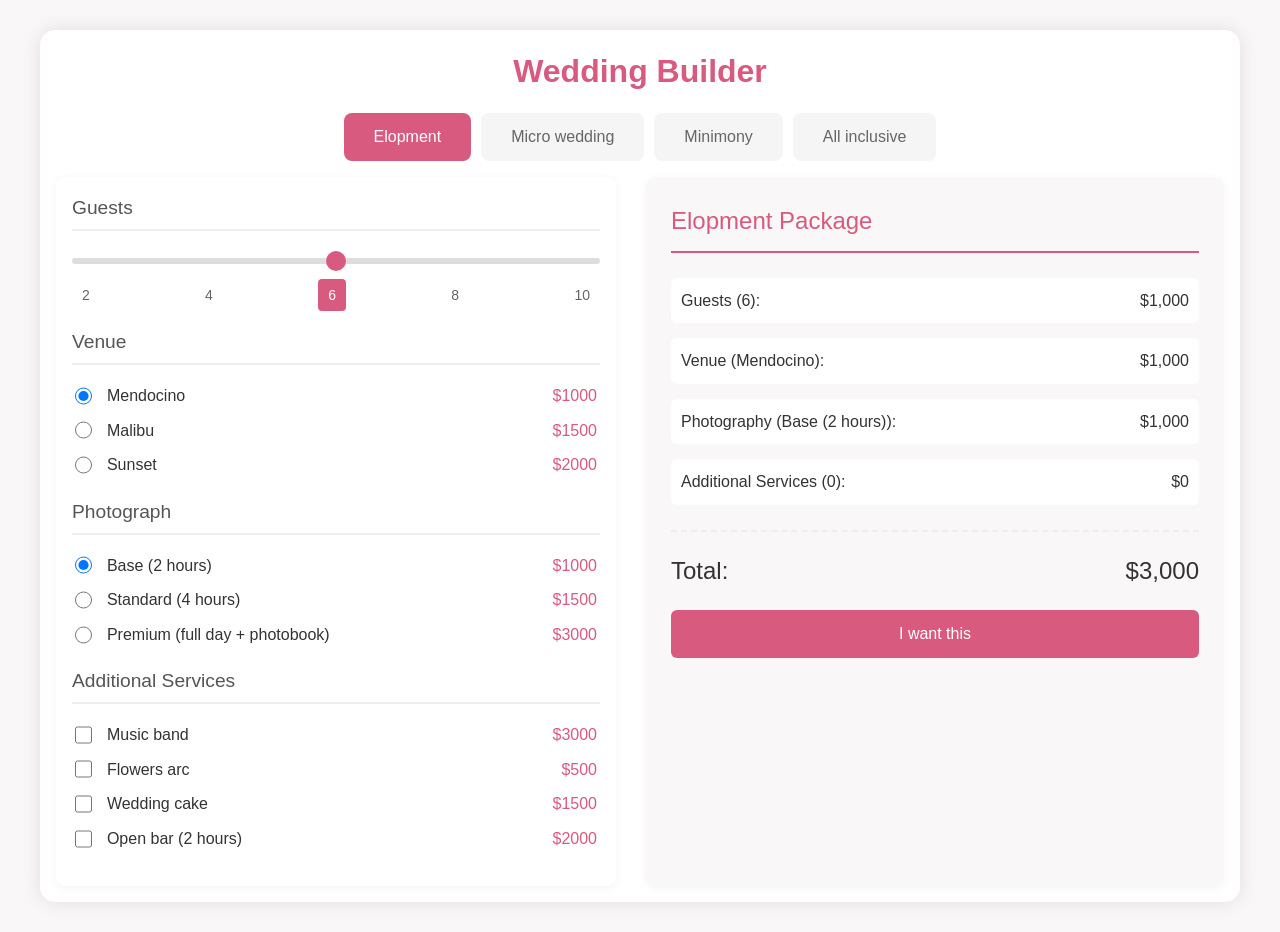
<file: index.html>
<!DOCTYPE html>
<html lang="ru">
<head>
    <meta charset="UTF-8">
    <meta name="viewport" content="width=device-width, initial-scale=1.0">
    <link rel="stylesheet" href="style.css">
    <title>Wedding Builder</title>
</head>
<body>
    <div class="container">
        <h1>Wedding Builder</h1>
        
        <div class="tabs">
            <button class="tab active" data-tab="elopment">Elopment</button>
            <button class="tab" data-tab="micro">Micro wedding</button>
            <button class="tab" data-tab="minimony">Minimony</button>
            <button class="tab" data-tab="all-inclusive">All inclusive</button>
        </div>
        
        <div class="tab-content active" id="elopment">
            <div class="services">
                <div class="service-group">
                    <h3>Guests</h3>
                    <div class="slider-container">
                        <input type="range" min="1" max="5" value="3" class="slider" id="guests-elopment">
                        <div class="slider-values">
                            <span class="slider-value" data-value="1" data-price="1000">2</span>
                            <span class="slider-value" data-value="2" data-price="1000">4</span>
                            <span class="slider-value active" data-value="3" data-price="1000">6</span>
                            <span class="slider-value" data-value="4" data-price="2000">8</span>
                            <span class="slider-value" data-value="5" data-price="3000">10</span>
                        </div>
                    </div>
                </div>
                
                <div class="service-group">
                    <h3>Venue</h3>
                    <div class="radio-group">
                        <div class="radio-option">
                            <input type="radio" name="venue-elopment" id="venue-park-elopment" value="park" data-price="1000" checked>
                            <label for="venue-park-elopment">
                                <span>Mendocino</span>
                                <span class="price">$1000</span>
                            </label>
                        </div>
                        <div class="radio-option">
                            <input type="radio" name="venue-elopment" id="venue-beach-elopment" value="beach" data-price="1500">
                            <label for="venue-beach-elopment">
                                <span>Malibu</span>
                                <span class="price">$1500</span>
                            </label>
                        </div>
                        <div class="radio-option">
                            <input type="radio" name="venue-elopment" id="venue-mansion-elopment" value="mansion" data-price="2000">
                            <label for="venue-mansion-elopment">
                                <span>Sunset</span>
                                <span class="price">$2000</span>
                            </label>
                        </div>
                    </div>
                </div>
                
                <div class="service-group">
                    <h3>Photograph</h3>
                    <div class="radio-group">
                        <div class="radio-option">
                            <input type="radio" name="photo-elopment" id="photo-basic-elopment" value="basic" data-price="1000" checked>
                            <label for="photo-basic-elopment">
                                <span>Base (2 hours)</span>
                                <span class="price">$1000</span>
                            </label>
                        </div>
                        <div class="radio-option">
                            <input type="radio" name="photo-elopment" id="photo-standard-elopment" value="standard" data-price="1500">
                            <label for="photo-standard-elopment">
                                <span>Standard (4 hours)</span>
                                <span class="price">$1500</span>
                            </label>
                        </div>
                        <div class="radio-option">
                            <input type="radio" name="photo-elopment" id="photo-premium-elopment" value="premium" data-price="3000">
                            <label for="photo-premium-elopment">
                                <span>Premium (full day + photobook)</span>
                                <span class="price">$3000</span>
                            </label>
                        </div>
                    </div>
                </div>
                
                <div class="service-group">
                    <h3>Additional Services</h3>
                    <div class="checkbox-group">
                        <div class="checkbox-option">
                            <input type="checkbox" id="music-elopment" data-price="3000">
                            <label for="music-elopment">
                                <span>Music band</span>
                                <span class="price">$3000</span>
                            </label>
                        </div>
                        <div class="checkbox-option">
                            <input type="checkbox" id="flowers-elopment" data-price="500">
                            <label for="flowers-elopment">
                                <span>Flowers arc</span>
                                <span class="price">$500</span>
                            </label>
                        </div>
                        <div class="checkbox-option">
                            <input type="checkbox" id="cake-elopment" data-price="1500">
                            <label for="cake-elopment">
                                <span>Wedding cake</span>
                                <span class="price">$1500</span>
                            </label>
                        </div>
                        <div class="checkbox-option">
                            <input type="checkbox" id="bar-elopment" data-price="2000">
                            <label for="bar-elopment">
                                <span>Open bar (2 hours)</span>
                                <span class="price">$2000</span>
                            </label>
                        </div>
                    </div>
                </div>
            </div>
            
            <div class="total">
                <h2>Elopment Package</h2>
                <div class="total-item guests">
                    <span class="total-label">Guests:</span>
                    <span class="total-value" id="guests-total-elopment">$1000</span>
                </div>
                <div class="total-item venue">
                    <span class="total-label">Venue:</span>
                    <span class="total-value" id="venue-total-elopment">$1000</span>
                </div>
                <div class="total-item photo">
                    <span class="total-label">Photography:</span>
                    <span class="total-value" id="photo-total-elopment">$1000</span>
                </div>
                <div class="total-item dop-services">
                    <span class="total-label">Additional Services:</span>
                    <span class="total-value" id="services-total-elopment">$0</span>
                </div>
                <div class="total-price">
                    <span>Total:</span>
                    <span id="elopment-total">$3000</span>
                </div>
                <button class="place-order-btn">I want this</button>
            </div>
        </div>
        
        <div class="tab-content" id="micro">
            <div class="services">
                <div class="service-group">
                    <h3>Guests</h3>
                    <div class="slider-container">
                        <input type="range" min="1" max="5" value="3" class="slider" id="guests-micro">
                        <div class="slider-values">
                            <span class="slider-value" data-value="1" data-price="2000">2</span>
                            <span class="slider-value" data-value="2" data-price="2000">4</span>
                            <span class="slider-value active" data-value="3" data-price="2000">6</span>
                            <span class="slider-value" data-value="4" data-price="4000">8</span>
                            <span class="slider-value" data-value="5" data-price="6000">10</span>
                        </div>
                    </div>
                </div>
                
                <div class="service-group">
                    <h3>Venue</h3>
                    <div class="radio-group">
                        <div class="radio-option">
                            <input type="radio" name="venue-micro" id="venue-park-micro" value="park" data-price="2000" checked>
                            <label for="venue-park-micro">
                                <span>Mendocino</span>
                                <span class="price">$2000</span>
                            </label>
                        </div>
                        <div class="radio-option">
                            <input type="radio" name="venue-micro" id="venue-beach-micro" value="beach" data-price="3000">
                            <label for="venue-beach-micro">
                                <span>Malibu</span>
                                <span class="price">$3000</span>
                            </label>
                        </div>
                        <div class="radio-option">
                            <input type="radio" name="venue-micro" id="venue-mansion-micro" value="mansion" data-price="4000">
                            <label for="venue-mansion-micro">
                                <span>Sunset</span>
                                <span class="price">$4000</span>
                            </label>
                        </div>
                    </div>
                </div>
                
                <div class="service-group">
                    <h3>Photograph</h3>
                    <div class="radio-group">
                        <div class="radio-option">
                            <input type="radio" name="photo-micro" id="photo-basic-micro" value="basic" data-price="2000" checked>
                            <label for="photo-basic-micro">
                                <span>Base (2 hours)</span>
                                <span class="price">$2000</span>
                            </label>
                        </div>
                        <div class="radio-option">
                            <input type="radio" name="photo-micro" id="photo-standard-micro" value="standard" data-price="3000">
                            <label for="photo-standard-micro">
                                <span>Standard (4 hours)</span>
                                <span class="price">$3000</span>
                            </label>
                        </div>
                        <div class="radio-option">
                            <input type="radio" name="photo-micro" id="photo-premium-micro" value="premium" data-price="6000">
                            <label for="photo-premium-micro">
                                <span>Premium (full day + photobook)</span>
                                <span class="price">$6000</span>
                            </label>
                        </div>
                    </div>
                </div>
                
                <div class="service-group">
                    <h3>Additional Services</h3>
                    <div class="checkbox-group">
                        <div class="checkbox-option">
                            <input type="checkbox" id="music-micro" data-price="6000">
                            <label for="music-micro">
                                <span>Music band</span>
                                <span class="price">$6000</span>
                            </label>
                        </div>
                        <div class="checkbox-option">
                            <input type="checkbox" id="flowers-micro" data-price="1000">
                            <label for="flowers-micro">
                                <span>Flowers arc</span>
                                <span class="price">$1000</span>
                            </label>
                        </div>
                        <div class="checkbox-option">
                            <input type="checkbox" id="cake-micro" data-price="3000">
                            <label for="cake-micro">
                                <span>Wedding cake</span>
                                <span class="price">$3000</span>
                            </label>
                        </div>
                        <div class="checkbox-option">
                            <input type="checkbox" id="bar-micro" data-price="4000">
                            <label for="bar-micro">
                                <span>Open bar (2 hours)</span>
                                <span class="price">$4000</span>
                            </label>
                        </div>
                    </div>
                </div>
            </div>
            
            <div class="total">
                <h2>Micro Wedding Package</h2>
                <div class="total-item guests">
                    <span class="total-label">Guests:</span>
                    <span class="total-value" id="guests-total-micro">$2000</span>
                </div>
                <div class="total-item venue">
                    <span class="total-label">Venue:</span>
                    <span class="total-value" id="venue-total-micro">$2000</span>
                </div>
                <div class="total-item photo">
                    <span class="total-label">Photography:</span>
                    <span class="total-value" id="photo-total-micro">$2000</span>
                </div>
                <div class="total-item dop-services">
                    <span class="total-label">Additional Services:</span>
                    <span class="total-value" id="services-total-micro">$0</span>
                </div>
                <div class="total-price">
                    <span>Total:</span>
                    <span id="micro-total">$6000</span>
                </div>
                <button class="place-order-btn">Place Order</button>
            </div>
        </div>
        
        <div class="tab-content" id="minimony">
            <div class="services">
                <div class="service-group">
                    <h3>Guests</h3>
                    <div class="slider-container">
                        <input type="range" min="1" max="5" value="3" class="slider" id="guests-minimony">
                        <div class="slider-values">
                            <span class="slider-value" data-value="1" data-price="3000">2</span>
                            <span class="slider-value" data-value="2" data-price="3000">4</span>
                            <span class="slider-value active" data-value="3" data-price="3000">6</span>
                            <span class="slider-value" data-value="4" data-price="6000">8</span>
                            <span class="slider-value" data-value="5" data-price="9000">10</span>
                        </div>
                    </div>
                </div>
                
                <div class="service-group">
                    <h3>Venue</h3>
                    <div class="radio-group">
                        <div class="radio-option">
                            <input type="radio" name="venue-minimony" id="venue-park-minimony" value="park" data-price="3000" checked>
                            <label for="venue-park-minimony">
                                <span>Mendocino</span>
                                <span class="price">$3000</span>
                            </label>
                        </div>
                        <div class="radio-option">
                            <input type="radio" name="venue-minimony" id="venue-beach-minimony" value="beach" data-price="4000">
                            <label for="venue-beach-minimony">
                                <span>Malibu</span>
                                <span class="price">$4000</span>
                            </label>
                        </div>
                        <div class="radio-option">
                            <input type="radio" name="venue-minimony" id="venue-mansion-minimony" value="mansion" data-price="5000">
                            <label for="venue-mansion-minimony">
                                <span>Sunset</span>
                                <span class="price">$5000</span>
                            </label>
                        </div>
                    </div>
                </div>
                
                <div class="service-group">
                    <h3>Photograph</h3>
                    <div class="radio-group">
                        <div class="radio-option">
                            <input type="radio" name="photo-minimony" id="photo-basic-minimony" value="basic" data-price="3000" checked>
                            <label for="photo-basic-minimony">
                                <span>Base (2 hours)</span>
                                <span class="price">$3000</span>
                            </label>
                        </div>
                        <div class="radio-option">
                            <input type="radio" name="photo-minimony" id="photo-standard-minimony" value="standard" data-price="4500">
                            <label for="photo-standard-minimony">
                                <span>Standard (4 hours)</span>
                                <span class="price">$4500</span>
                            </label>
                        </div>
                        <div class="radio-option">
                            <input type="radio" name="photo-minimony" id="photo-premium-minimony" value="premium" data-price="9000">
                            <label for="photo-premium-minimony">
                                <span>Premium (full day + photobook)</span>
                                <span class="price">$9000</span>
                            </label>
                        </div>
                    </div>
                </div>
                
                <div class="service-group">
                    <h3>Additional Services</h3>
                    <div class="checkbox-group">
                        <div class="checkbox-option">
                            <input type="checkbox" id="music-minimony" data-price="9000">
                            <label for="music-minimony">
                                <span>Music band</span>
                                <span class="price">$9000</span>
                            </label>
                        </div>
                        <div class="checkbox-option">
                            <input type="checkbox" id="flowers-minimony" data-price="1500">
                            <label for="flowers-minimony">
                                <span>Flowers arc</span>
                                <span class="price">$1500</span>
                            </label>
                        </div>
                        <div class="checkbox-option">
                            <input type="checkbox" id="cake-minimony" data-price="4500">
                            <label for="cake-minimony">
                                <span>Wedding cake</span>
                                <span class="price">$4500</span>
                            </label>
                        </div>
                        <div class="checkbox-option">
                            <input type="checkbox" id="bar-minimony" data-price="6000">
                            <label for="bar-minimony">
                                <span>Open bar (2 hours)</span>
                                <span class="price">$6000</span>
                            </label>
                        </div>
                    </div>
                </div>
            </div>
            
            <div class="total">
                <h2>Minimony Package</h2>
                <div class="total-item guests">
                    <span class="total-label">Guests:</span>
                    <span class="total-value" id="guests-total-minimony">$3000</span>
                </div>
                <div class="total-item venue">
                    <span class="total-label">Venue:</span>
                    <span class="total-value" id="venue-total-minimony">$3000</span>
                </div>
                <div class="total-item photo">
                    <span class="total-label">Photography:</span>
                    <span class="total-value" id="photo-total-minimony">$3000</span>
                </div>
                <div class="total-item dop-services">
                    <span class="total-label">Additional Services:</span>
                    <span class="total-value" id="services-total-minimony">$0</span>
                </div>
                <div class="total-price">
                    <span>Total:</span>
                    <span id="minimony-total">$9000</span>
                </div>
                <button class="place-order-btn">Place Order</button>
            </div>
        </div>
        
        <div class="tab-content" id="all-inclusive">
            <div class="services">
                <div class="service-group">
                    <h3>Guests</h3>
                    <div class="slider-container">
                        <input type="range" min="1" max="5" value="3" class="slider" id="guests-all-inclusive">
                        <div class="slider-values">
                            <span class="slider-value" data-value="1" data-price="4000">2</span>
                            <span class="slider-value" data-value="2" data-price="4000">4</span>
                            <span class="slider-value active" data-value="3" data-price="4000">6</span>
                            <span class="slider-value" data-value="4" data-price="8000">8</span>
                            <span class="slider-value" data-value="5" data-price="12000">10</span>
                        </div>
                    </div>
                </div>
                
                <div class="service-group">
                    <h3>Venue</h3>
                    <div class="radio-group">
                        <div class="radio-option">
                            <input type="radio" name="venue-all-inclusive" id="venue-park-all-inclusive" value="park" data-price="4000" checked>
                            <label for="venue-park-all-inclusive">
                                <span>Mendocino</span>
                                <span class="price">$4000</span>
                            </label>
                        </div>
                        <div class="radio-option">
                            <input type="radio" name="venue-all-inclusive" id="venue-beach-all-inclusive" value="beach" data-price="5000">
                            <label for="venue-beach-all-inclusive">
                                <span>Malibu</span>
                                <span class="price">$5000</span>
                            </label>
                        </div>
                        <div class="radio-option">
                            <input type="radio" name="venue-all-inclusive" id="venue-mansion-all-inclusive" value="mansion" data-price="6000">
                            <label for="venue-mansion-all-inclusive">
                                <span>Sunset</span>
                                <span class="price">$6000</span>
                            </label>
                        </div>
                    </div>
                </div>
                
                <div class="service-group">
                    <h3>Photograph</h3>
                    <div class="radio-group">
                        <div class="radio-option">
                            <input type="radio" name="photo-all-inclusive" id="photo-basic-all-inclusive" value="basic" data-price="4000" checked>
                            <label for="photo-basic-all-inclusive">
                                <span>Base (2 hours)</span>
                                <span class="price">$4000</span>
                            </label>
                        </div>
                        <div class="radio-option">
                            <input type="radio" name="photo-all-inclusive" id="photo-standard-all-inclusive" value="standard" data-price="6000">
                            <label for="photo-standard-all-inclusive">
                                <span>Standard (4 hours)</span>
                                <span class="price">$6000</span>
                            </label>
                        </div>
                        <div class="radio-option">
                            <input type="radio" name="photo-all-inclusive" id="photo-premium-all-inclusive" value="premium" data-price="12000">
                            <label for="photo-premium-all-inclusive">
                                <span>Premium (full day + photobook)</span>
                                <span class="price">$12000</span>
                            </label>
                        </div>
                    </div>
                </div>
                
                <div class="service-group">
                    <h3>Additional Services</h3>
                    <div class="checkbox-group">
                        <div class="checkbox-option">
                            <input type="checkbox" id="music-all-inclusive" data-price="12000">
                            <label for="music-all-inclusive">
                                <span>Music band</span>
                                <span class="price">$12000</span>
                            </label>
                        </div>
                        <div class="checkbox-option">
                            <input type="checkbox" id="flowers-all-inclusive" data-price="2000">
                            <label for="flowers-all-inclusive">
                                <span>Flowers arc</span>
                                <span class="price">$2000</span>
                            </label>
                        </div>
                        <div class="checkbox-option">
                            <input type="checkbox" id="cake-all-inclusive" data-price="6000">
                            <label for="cake-all-inclusive">
                                <span>Wedding cake</span>
                                <span class="price">$6000</span>
                            </label>
                        </div>
                        <div class="checkbox-option">
                            <input type="checkbox" id="bar-all-inclusive" data-price="8000">
                            <label for="bar-all-inclusive">
                                <span>Open bar (2 hours)</span>
                                <span class="price">$8000</span>
                            </label>
                        </div>
                    </div>
                </div>
            </div>
            
            <div class="total">
                <h2>All Inclusive Package</h2>
                <div class="total-item guests">
                    <span class="total-label">Guests:</span>
                    <span class="total-value" id="guests-total-all-inclusive">$4000</span>
                </div>
                <div class="total-item venue">
                    <span class="total-label">Venue:</span>
                    <span class="total-value" id="venue-total-all-inclusive">$4000</span>
                </div>
                <div class="total-item photo">
                    <span class="total-label">Photography:</span>
                    <span class="total-value" id="photo-total-all-inclusive">$4000</span>
                </div>
                <div class="total-item dop-services">
                    <span class="total-label">Additional Services:</span>
                    <span class="total-value" id="services-total-all-inclusive">$0</span>
                </div>
                <div class="total-price">
                    <span>Total:</span>
                    <span id="all-inclusive-total">$12000</span>
                </div>
                <button class="place-order-btn">Place Order</button>
            </div>
        </div>
        
        <div class="contact-form" style="display: none;">
            <div class="order-summary">
                <h2>Your Order Summary</h2>
                <div class="summary-package">
                    <span class="summary-label">Package:</span>
                    <span class="summary-value" id="summary-package">Elopment</span>
                </div>
                <div class="summary-details">
                    <div class="summary-item">
                        <span class="summary-label">Guests:</span>
                        <span class="summary-value" id="summary-guests">6</span>
                    </div>
                    <div class="summary-item">
                        <span class="summary-label">Venue:</span>
                        <span class="summary-value" id="summary-venue">Mendocino</span>
                    </div>
                    <div class="summary-item">
                        <span class="summary-label">Photography:</span>
                        <span class="summary-value" id="summary-photo">Base (2 hours)</span>
                    </div>
                    <div class="summary-item">
                        <span class="summary-label">Additional Services:</span>
                        <span class="summary-value" id="summary-services">None</span>
                    </div>
                </div>
                <div class="summary-total">
                    <button class="back-btn">Change package</button>
                    <div class="summary-total-wrapper">
                        <span class="summary-label">Total:</span>
                    <span class="summary-value" id="summary-total">$3000</span>
                    </div>
                </div>
            </div>
            <h2>Contact Information</h2>
            <form action="">
                <div class="fields-wrapper">
                    <div class="form-group">
                        <label for="name" style="display: none;">Name</label>
                        <input type="text" id="name" required placeholder="Your Name">
                    </div>
                    <div class="form-group">
                        <label for="phone" style="display: none;">Phone</label>
                        <input type="tel" id="phone" required placeholder="Your Phone">
                    </div>
                </div>
                <div class="fields-wrapper">
                    <div class="form-group">
                        <label for="email" style="display: none;">Email</label>
                        <input type="email" id="email" required placeholder="Your Email">
                    </div>
                    <div class="form-group">
                        <label for="date" style="display: none;">Wedding Date</label>
                        <input type="text" id="date" required placeholder="Wedding Date" onfocus="(this.type='date')" onblur="(this.type='text')">
                    </div>
                </div>
                <button class="submit-btn">Submit</button>
            </div>
        </div>
    </div>
    <script src="script.js"></script>
</body>
</html>
</file>
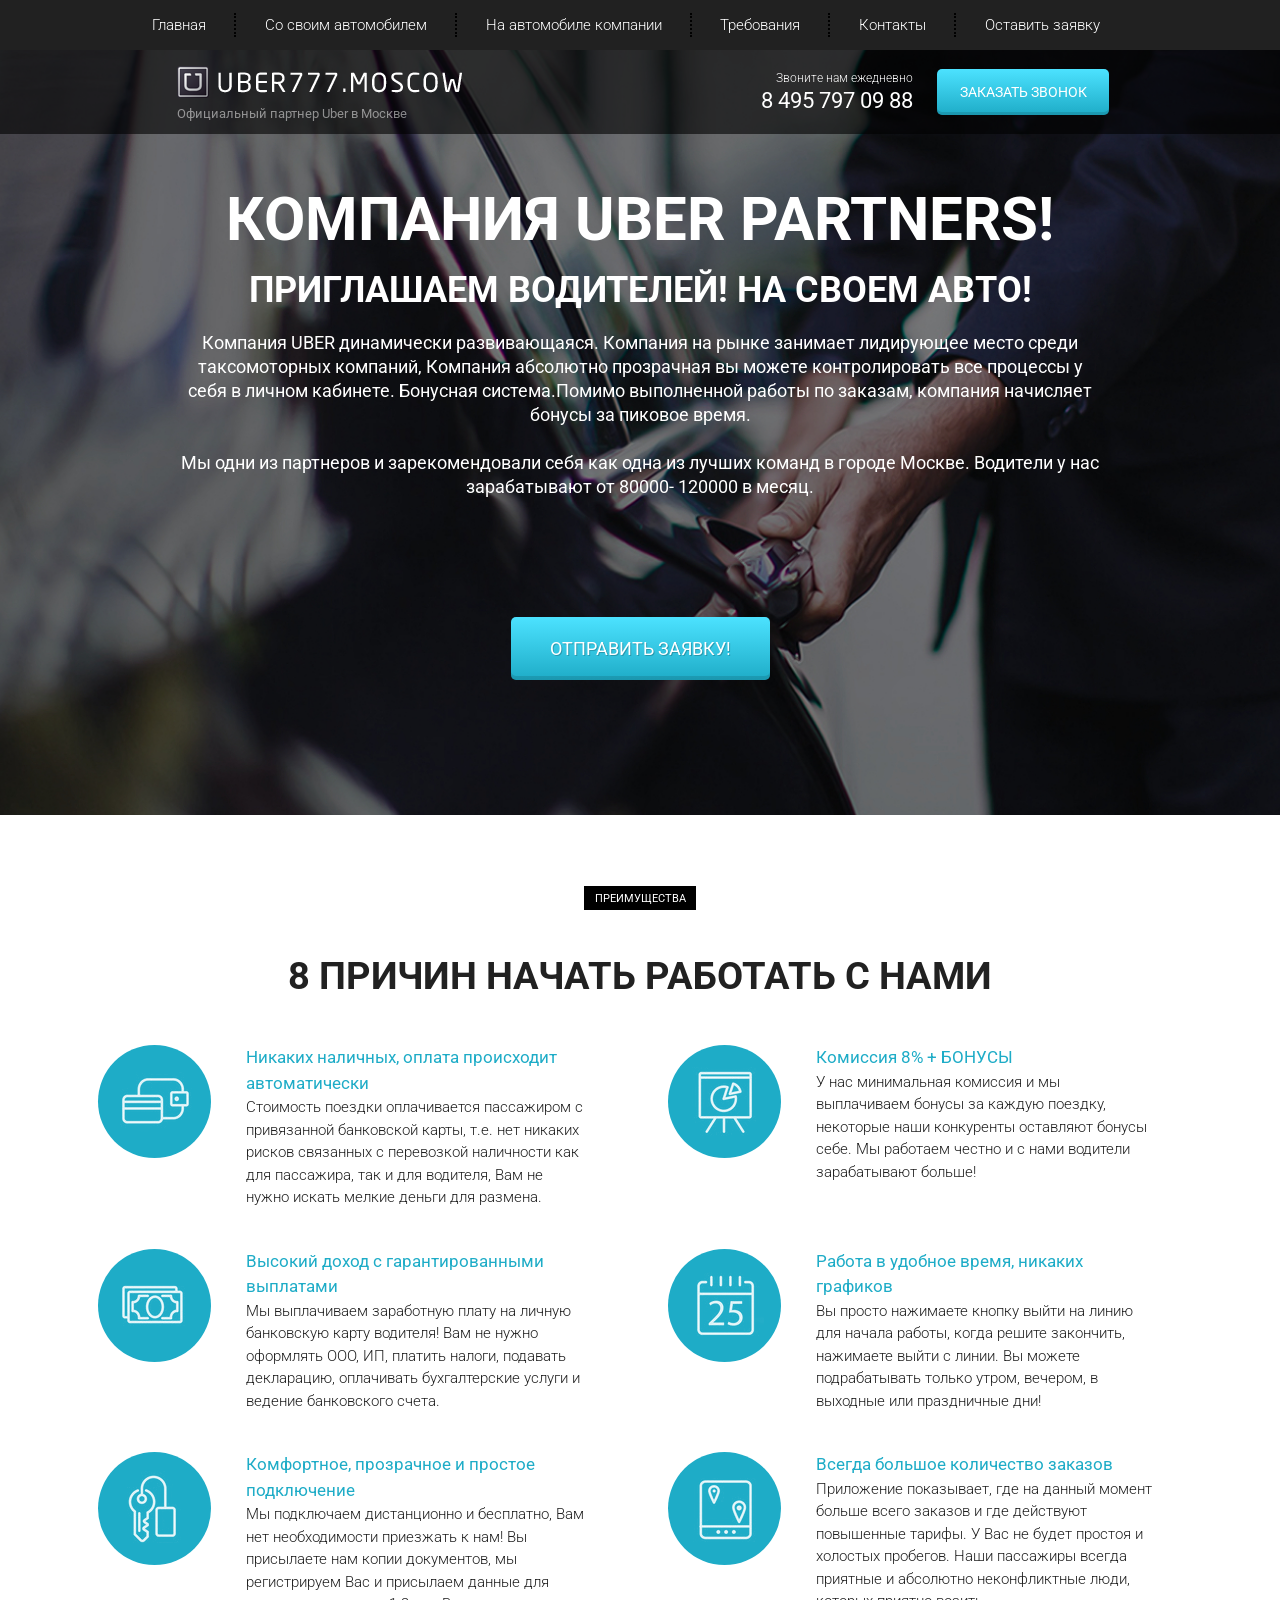
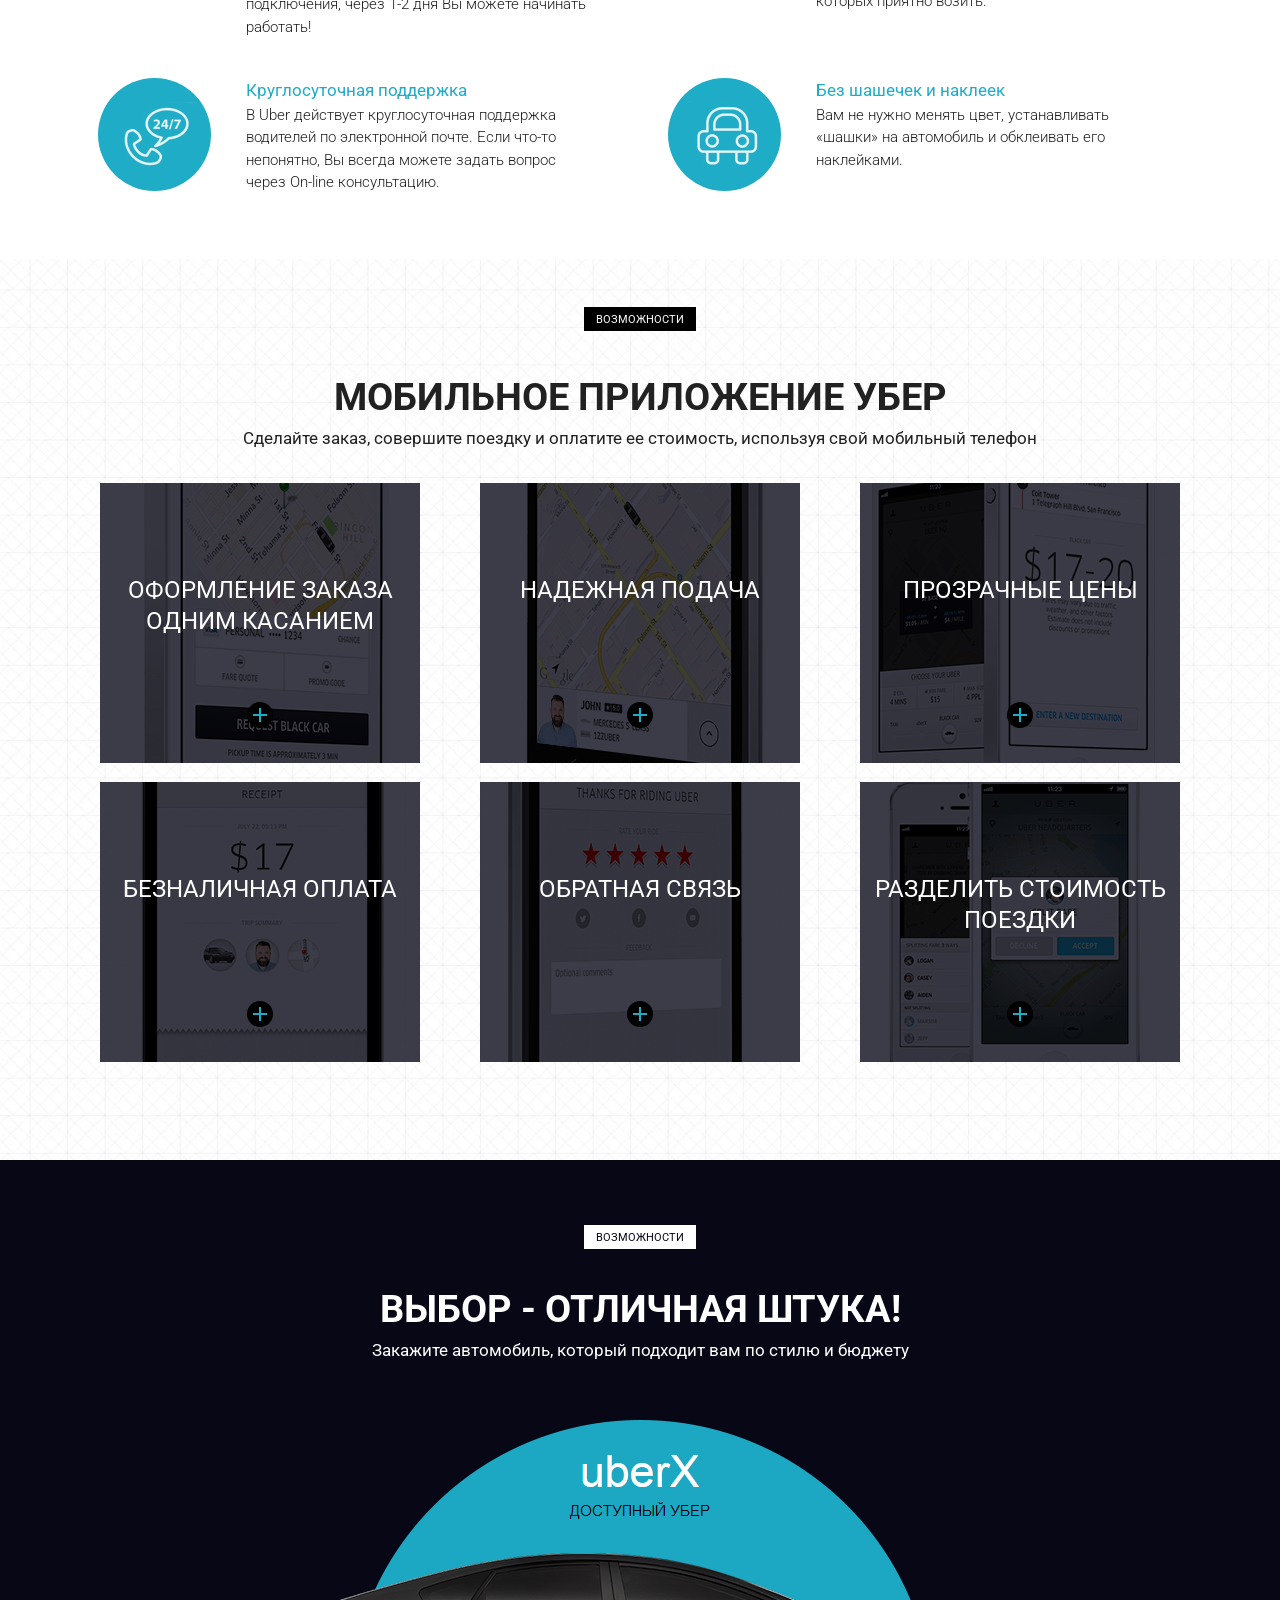
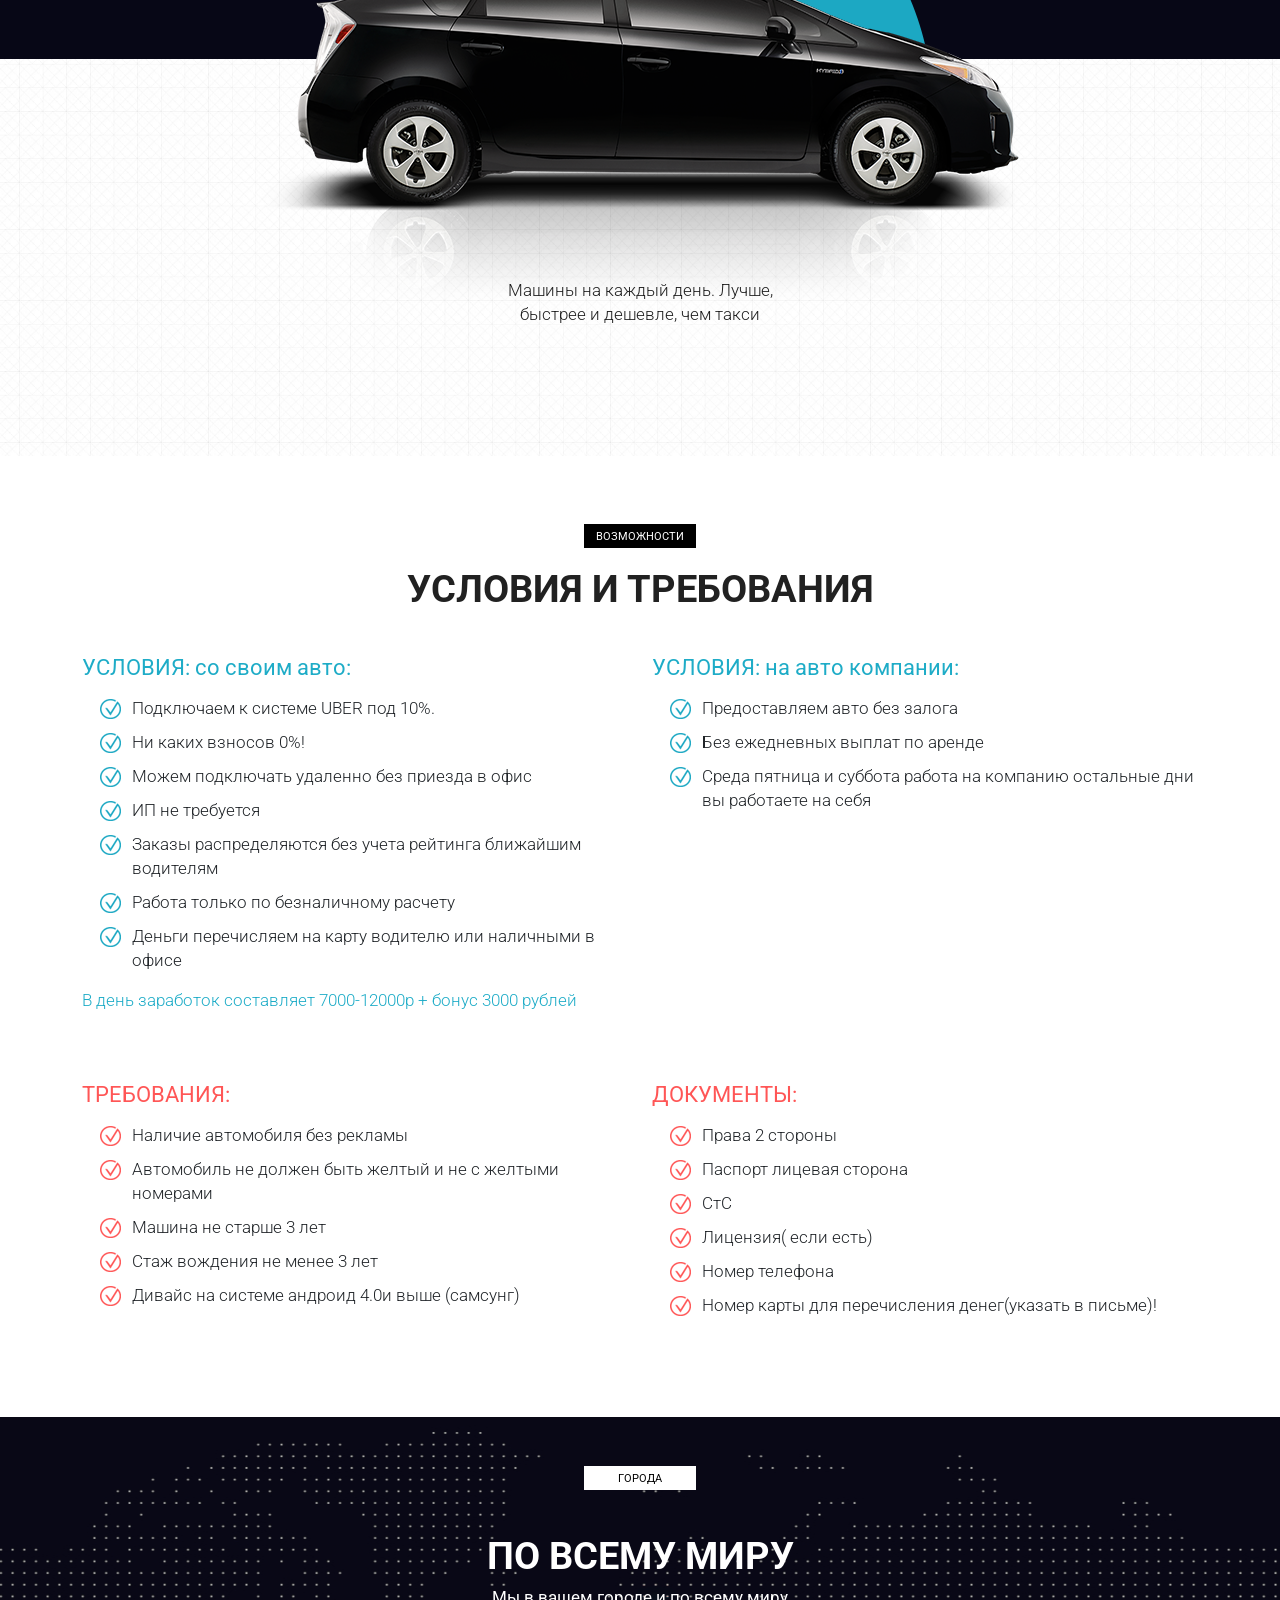
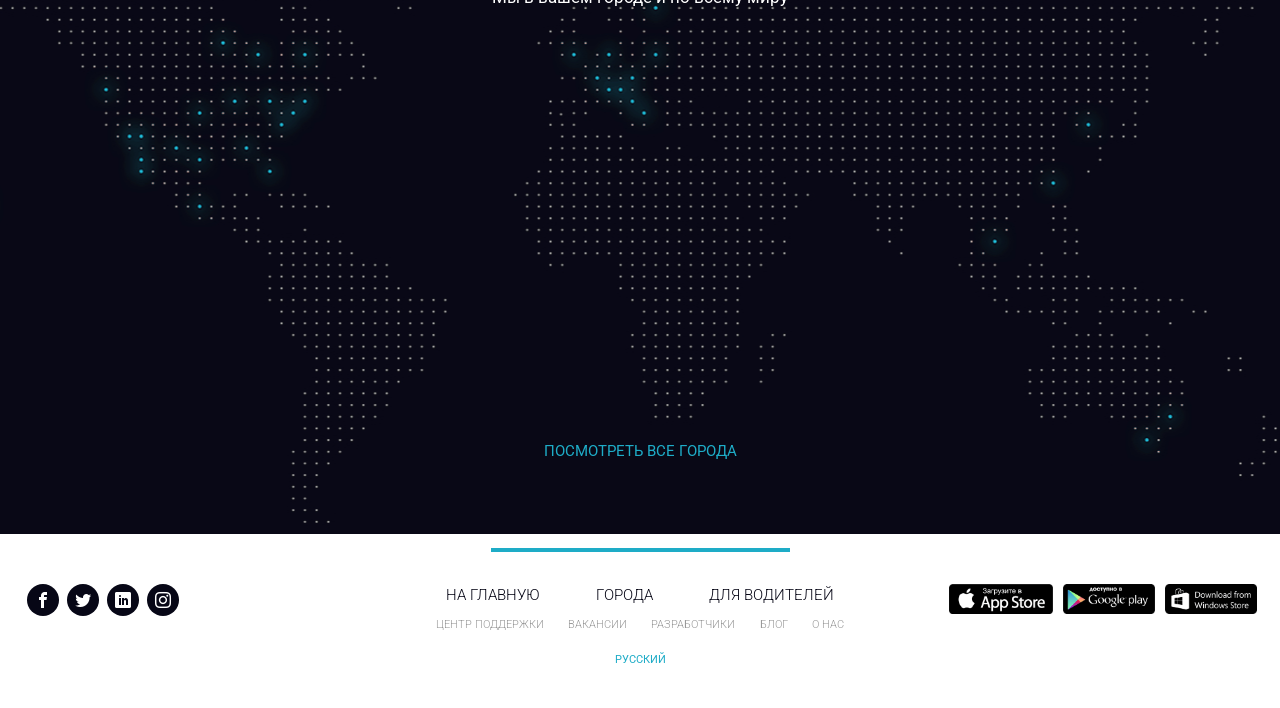
<file: uber/index.html>
<!DOCTYPE html>
<html lang="ru">
<head>
    <meta charset="UTF-8">
    <meta http-equiv="X-UA-Compatible" content="IE=edge">
    <meta name="viewport" content="width=device-width, initial-scale=1.0">
    <link rel="preconnect" href="https://fonts.googleapis.com">
    <link rel="preconnect" href="https://fonts.gstatic.com" crossorigin>
    <link href="https://fonts.googleapis.com/css2?family=Roboto:wght@100;300;400;500;700;900&display=swap" rel="stylesheet">
    <link rel="stylesheet" href="https://cdnjs.cloudflare.com/ajax/libs/font-awesome/5.11.2/css/all.min.css">
    <link rel="stylesheet" href="css/fonts.css">
    <link rel="stylesheet" href="css/bootstrap-reboot.min.css">
    <link rel="stylesheet" href="css/bootstrap-grid.min.css">
    <link rel="stylesheet" href="css/style.min.css">
    <link rel="shortcut icon" href="img/icons/favicon.ico" type="image/x-icon">   
    <title>UBER</title>
</head>
<body>
    <header>
        <nav>
            <div class="container">
                <ul class="menu">
                    <li class="menu_item"><a href="#" class="menu_link">Главная</a></li>
                    <li class="menu_item"><a href="#require" class="menu_link">Со своим автомобилем</a></li>
                    <li class="menu_item"><a href="#require" class="menu_link">На автомобиле компании</a></li>
                    <li class="menu_item"><a href="#require" class="menu_link">Требования</a></li>
                    <li class="menu_item"><a href="#" class="menu_link">Контакты</a></li>
                    <li class="menu_item"><a href="#" class="menu_link">Оставить заявку</a></li>
                </ul>
            </div>
            <div class="hamburger">
                <span></span>
                <span></span>
                <span></span>
            </div>
        </nav>
        <div class="subheader">
            <div class="container">
                <div class="row">
                    <div class="col-6 col-md-4 offset-md-1">
                        <a href="#" class="subheader_logo"><img src="img/logo/logo.png" alt="logo"></a>
                        <div class="subheader_official">
                            Официальный партнер Uber в Москве
                        </div>
                    </div>
                    <div class="xs-hidden col-md-3 offset-md-1 col-xl-2 offset-xl-2">
                        <div class="subheader_call">
                            Звоните нам ежедневно
                        </div>
                        <a href="tel:84957970988" class="subheader_phone">
                            8 495 797 09 88
                        </a>
                    </div>
                    <div class="col-6 col-md-3">
                        <a href="tel:84957970988" class="xs-visible subheader_phone">
                            8 495 797 09 88
                        </a>
                        <button class="subheader_btn">
                            заказать звонок
                        </button>
                    </div>
                    </div>
                </div>
            </div>
        </div>
    </header>

    <section class="promo">
        <div class="container">
            <div class="row">
                <div class="col-md-12 offset-md-0 col-lg-10 offset-lg-1">
                    <h1 class="promo_header">
                        КОМПАНИЯ UBER PARTNERS!
                    </h1>
                    <h2 class="promo_subheader">
                        ПРИГЛАШАЕМ ВОДИТЕЛЕЙ! НА СВОЕМ АВТО!
                    </h2>
                    <div class="promo_descr">
                        Компания UBER  динамически развивающаяся. Компания на рынке занимает лидирующее место среди
                        таксомоторных компаний, Компания абсолютно прозрачная вы можете контролировать все процессы у себя в личном кабинете. Бонуcная система.Помимо выполненной работы по заказам, компания начисляет бонусы за
                        пиковое время.
                        <br><br>
                        Мы одни из партнеров и зарекомендовали себя как одна из лучших команд в городе Москве.  Водители у нас
                        зарабатывают от 80000- 120000 в месяц.
                    </div>
                    <button class="promo_btn">ОТПРАВИТЬ ЗАЯВКУ!</button>
                </div>
            </div>
        </div>
    </section>

    <section class="reasons">
        <div class="container">
            <div class="label">
                преимущества
            </div>
            <div class="title">
                8 причин начать работать с нами
            </div>
            <div class="row">
                <div class="col-md-6">
                    <div class="reasons_block">
                        <div class="reasons_circle">
                            <img src="img/icons/1.png" class="reasons_icon" alt="">
                        </div>
                        <div class="reasons_descr">
                            <div class="reasons_subtitle">
                                Никаких наличных, оплата происходит
                            автоматически
                            </div>
                            <div class="reasons_text">
                                Стоимость поездки оплачивается пассажиром с привязанной банковской карты, т.е. нет никаких рисков связанных с перевозкой наличности как для пассажира, так и для водителя, Вам не нужно искать мелкие деньги для размена.
                            </div>
                        </div>
                    </div>
                </div>
                
                <div class="col-md-6">
                    <div class="reasons_block">
                        <div class="reasons_circle">
                            <img src="img/icons/2.png" class="reasons_icon" alt="">
                        </div>
                        <div class="reasons_descr">
                            <div class="reasons_subtitle">
                                Комиссия 8% + БОНУСЫ
                            </div>
                            <div class="reasons_text">
                                У нас минимальная комиссия и мы выплачиваем бонусы за каждую поездку, некоторые наши конкуренты оставляют бонусы себе. Мы работаем честно и с нами водители зарабатывают больше!
                            </div>
                        </div>
                    </div>
                </div>
                <div class="col-md-6">
                    <div class="reasons_block">
                        <div class="reasons_circle">
                            <img src="img/icons/3.png" class="reasons_icon" alt="">
                        </div>
                        <div class="reasons_descr">
                            <div class="reasons_subtitle">
                                Высокий доход с гарантированными
                            выплатами
                            </div>
                            <div class="reasons_text">
                                Мы выплачиваем заработную плату на личную банковскую карту водителя! Вам не нужно оформлять ООО, ИП, платить налоги, подавать декларацию, оплачивать бухгалтерские услуги и ведение банковского счета.
                            </div>
                        </div>
                    </div>
                </div>
                <div class="col-md-6">
                    <div class="reasons_block">
                        <div class="reasons_circle">
                            <img src="img/icons/4.png" class="reasons_icon" alt="">
                        </div>
                        <div class="reasons_descr">
                            <div class="reasons_subtitle">
                                Работа в удобное время, никаких
                            графиков
                            </div>
                            <div class="reasons_text">
                                Вы просто нажимаете кнопку выйти на линию для начала работы, когда решите закончить, нажимаете выйти с линии. Вы можете подрабатывать только утром, вечером, в выходные или праздничные дни! 
                            </div>
                        </div>
                    </div>
                </div>
                <div class="col-md-6">
                    <div class="reasons_block">
                        <div class="reasons_circle">
                            <img src="img/icons/5.png" class="reasons_icon" alt="">
                        </div>
                        <div class="reasons_descr">
                            <div class="reasons_subtitle">
                                Комфортное, прозрачное и простое
                            подключение
                            </div>
                            <div class="reasons_text">
                                Мы подключаем дистанционно и бесплатно, Вам нет необходимости приезжать к нам! Вы присылаете нам копии документов, мы регистрируем Вас и присылаем данные для подключения, через 1-2 дня Вы можете начинать работать!
                            </div>
                        </div>
                    </div>
                </div>
                <div class="col-md-6">
                    <div class="reasons_block">
                        <div class="reasons_circle">
                            <img src="img/icons/6.png" class="reasons_icon" alt="">
                        </div>
                        <div class="reasons_descr">
                            <div class="reasons_subtitle">
                                Всегда большое количество заказов
                            </div>
                            <div class="reasons_text">
                                Приложение показывает, где на данный момент больше всего заказов и где действуют повышенные тарифы. У Вас не будет простоя и холостых пробегов. Наши пассажиры всегда приятные и абсолютно неконфликтные люди, которых приятно возить.
                            </div>
                        </div>
                    </div>
                </div>
                <div class="col-md-6">
                    <div class="reasons_block">
                        <div class="reasons_circle">
                            <img src="img/icons/7.png" class="reasons_icon" alt="">
                        </div>
                        <div class="reasons_descr">
                            <div class="reasons_subtitle">
                                Круглосуточная поддержка
                            </div>
                            <div class="reasons_text">
                                В Uber действует круглосуточная поддержка водителей по электронной почте. Если что-то непонятно, Вы всегда можете задать вопрос через On-line консультацию.
                            </div>
                        </div>
                    </div>
                </div>
                <div class="col-md-6">
                    <div class="reasons_block">
                        <div class="reasons_circle">
                            <img src="img/icons/8.png" class="reasons_icon" alt="">
                        </div>
                        <div class="reasons_descr">
                            <div class="reasons_subtitle">
                                Без шашечек и наклеек
                            </div>
                            <div class="reasons_text">
                                Вам не нужно менять цвет, устанавливать «шашки» на автомобиль и обклеивать его наклейками.
                            </div>
                        </div>
                    </div>
                </div>
            </div>
        </div>
    </section>
 
    <section class="mobile">
        <div class="container">
            <div class="label">возможности</div>
            <div class="title">мобильное приложение убер</div>
            <div class="subtitle">
                Сделайте заказ, совершите поездку и оплатите ее стоимость, используя свой мобильный телефон
            </div>
            <div class="row">
                <div class="col-md-4">
                    <div class="mobile_item mobile_item_1">
                        <div class="mobile_item_subtitle">
                            оформление заказа одним касанием
                        </div>
                        <div class="mobile_item_plus"></div>
                    </div>
                </div>
                <div class="col-md-4">
                    <div class="mobile_item mobile_item_2">
                        <div class="mobile_item_subtitle">
                            надежная подача
                        </div>
                        <div class="mobile_item_plus"></div>
                    </div>
                </div>
                <div class="col-md-4">
                    <div class="mobile_item mobile_item_3">
                        <div class="mobile_item_subtitle">
                            прозрачные цены
                        </div>
                        <div class="mobile_item_plus"></div>
                    </div>
                </div>
                <div class="col-md-4">
                    <div class="mobile_item mobile_item_4">
                        <div class="mobile_item_subtitle">
                            безналичная оплата
                        </div>
                        <div class="mobile_item_plus"></div>
                    </div>
                </div>
                <div class="col-md-4">
                    <div class="mobile_item mobile_item_5">
                        <div class="mobile_item_subtitle">
                            обратная связь
                        </div>
                        <div class="mobile_item_plus"></div>
                    </div>
                </div>
                <div class="col-md-4">
                    <div class="mobile_item mobile_item_6">
                        <div class="mobile_item_subtitle">
                            разделить
                            стоимость поездки
                        </div>
                        <div class="mobile_item_plus"></div>
                    </div>
                </div>
            </div>

        </div>
    </section>

    <section class="choice">
        <div class="label">
            Возможности
        </div>
        <div class="title">
            Выбор - отличная штука!
        </div>
        <div class="subtitle">
            Закажите автомобиль, который подходит вам по стилю и бюджету
        </div>
        <img src="img/car.png" alt="" class="choice_car">
        <div class="choice_quote_visible">
            Машины на каждый день.<br>
            Лучше, быстрее и дешевле, чем такси
        </div>
    </section>
    <section class="choice_2">
        <div class="choice_quote">
            Машины на каждый день.
            Лучше, быстрее и дешевле, чем такси
        </div>
    </section>

    <section class="require" id="require">
        <div class="container">
            <div class="label">
                Возможности
            </div>
            <div class="title">
                условия и требования
            </div>
            <div class="row">
                <div class="col-md-6">
                    <div class="require_block">
                        <div class="require_title">
                        УСЛОВИЯ: со своим авто:
                        </div>
                        <ul class="require_list">
                            <li>Подключаем к системе UBER  под 10%.</li>
                            <li>Ни каких взносов  0%!</li>
                            <li>Можем подключать удаленно без приезда в офис</li>
                            <li>ИП не требуется</li>
                            <li>Заказы распределяются без учета рейтинга ближайшим водителям</li>
                            <li>Работа только по безналичному расчету</li>
                            <li>Деньги перечисляем на карту водителю или наличными в офисе</li>
                        </ul>
                        <div class="require_descr">
                            В день заработок составляет 7000-12000р + бонус 3000 рублей
                        </div>
                    </div>
                </div>
                <div class="col-md-6">
                    <div class="require_block">
                        <div class="require_title">
                        УСЛОВИЯ: на авто компании:
                        </div>
                        <ul class="require_list">
                            <li>Предоставляем авто без залога</li>
                            <li>Без ежедневных выплат по аренде</li>
                            <li>Среда пятница и суббота работа на компанию остальные дни вы работаете на себя</li>
                        </ul>
                    </div>
                </div>
                <div class="col-md-6">
                    <div class="require_block require_block_nmb warning">
                        <div class="require_title">
                        ТРЕБОВАНИЯ:
                        </div>
                        <ul class="require_list">
                            <li>Наличие автомобиля без рекламы</li>
                            <li>Автомобиль не должен быть желтый и не с желтыми номерами</li>
                            <li>Машина не старше 3 лет</li>
                            <li>Стаж вождения не менее 3 лет</li>
                            <li>Дивайс на системе андроид 4.0и выше (самсунг)</li>
                        </ul>
                    </div>
                </div>
                <div class="col-md-6">
                    <div class="require_block require_block_nmb warning">
                        <div class="require_title">
                        ДОКУМЕНТЫ:
                        </div>
                        <ul class="require_list">
                            <li>Права 2 стороны</li>
                            <li>Паспорт лицевая сторона</li>
                            <li>СтС</li>
                            <li>Лицензия( если есть)</li>
                            <li>Номер телефона</li>
                            <li>Номер карты для перечисления денег(указать в письме)!</li>
                        </ul>
                    </div>
                </div>
            </div>
        </div>
    </section>
  
    <section class="world">
        <div class="container">
            <div class="label">города</div>
            <div class="title">По всему миру</div>
            <div class="subtitle">Мы в вашем городе и по всему миру</div>

            <a href="#" class="world_link">посмотреть все города</a>
        </div>
    </section>
  
    <footer class="footer">
        <div class="footer_divider"></div>
        <div class="footer_wrapper">
            <div>
                <div class="footer_social">
                    <a href="#" class="footer_social_item">
                        <span class="icon-facebook"></span>
                    </a>
                    <a href="#" class="footer_social_item">
                        <span class="icon-twitter"></span>
                    </a>
                    <a href="#" class="footer_social_item">
                        <span class="icon-linkedin"></span>
                    </a>
                    <a href="#" class="footer_social_item">
                        <span class="icon-instagram"></span>
                    </a>
                </div>
            </div>
            <div>
                <div class="footer_links">
                    <div class="footer_links_main">
                        <a href="#">на главную</a>
                        <a href="#">города</a>
                        <a href="#">для водителей</a>
                    </div>
                    <div class="footer_links_sub">
                        <a href="#">центр поддержки</a>
                        <a href="#">вакансии</a>
                        <a href="#">разработчики</a>
                        <a href="#">блог</a>
                        <a href="#">о нас</a>
                    </div>
                    <a href="#" class="footer_links_lang">Русский</a>
                </div>
            </div>
            <div>
                <div class="footer_mobile">
                    <a href="#">
                        <img src="img/icons/appstore.png" alt="App Store">
                    </a>
                    <a href="#">
                        <img src="img/icons/googleplay.png" alt="Google play">
                    </a>
                    <a href="#">
                        <img src="img/icons/windows.png" alt="Windows store">
                    </a>
                </div>
            </div>
        </div>
    </footer>
    <script src="js/script.js"></script>
</body>
</html>
</file>
<file: style.css>
* {
    box-sizing: border-box;
    margin: 0;
    padding: 0;
    font-family: 'Arial', sans-serif;
}

body {
    background-color: #f9f7f7;
    color: #333;
    line-height: 1.6;
}

.container {
    max-width: 1200px;
    margin: 30px auto;
    padding: 16px;
    background-color: #fff;
    box-shadow: 0 0 20px rgba(0, 0, 0, 0.1);
    border-radius: 15px;
}

h1 {
    text-align: center;
    margin-bottom: 16px;
    color: #d85a7f;
    font-size: 2em;
    font-weight: 700;
}

.tabs {
    display: flex;
    justify-content: center;
    gap: 10px;
    margin-bottom: 16px;
    flex-wrap: wrap;
}

.tab {
    padding: 15px 30px;
    cursor: pointer;
    background-color: #f5f5f5;
    border: none;
    outline: none;
    font-size: 16px;
    font-weight: 500;
    transition: all 0.3s ease;
    border-radius: 8px;
    color: #666;
}

.tab:hover {
    background-color: #e8e8e8;
}

.tab.active {
    background-color: #d85a7f;
    color: white;
}

.tab-content {
    display: none;
}

.tab-content.active {
    display: flex;
    flex-wrap: wrap;
    gap: 30px;
}

.services {
    flex: 1;
    min-width: 300px;
    background-color: #fff;
    padding: 16px;
    border-radius: 10px;
    box-shadow: 0 2px 10px rgba(0, 0, 0, 0.05);
}

.total {
    flex: 1;
    min-width: 300px;
    background-color: #f9f7f7;
    padding: 25px;
    border-radius: 10px;
    box-shadow: 0 2px 10px rgba(0, 0, 0, 0.05);
}

.service-group {
    margin-bottom: 16px;
}

.service-group h3 {
    margin-bottom: 5px;
    color: #555;
    font-size: 1.2em;
    font-weight: 500;
    border-bottom: 2px solid #eee;
    padding-bottom: 5px;
}

.slider-container {
    margin: 15px 0;
}

.slider {
    width: 100%;
    margin-bottom: 15px;
    -webkit-appearance: none;
    height: 6px;
    background: #ddd;
    border-radius: 3px;
    outline: none;
}

.slider::-webkit-slider-thumb {
    -webkit-appearance: none;
    appearance: none;
    width: 20px;
    height: 20px;
    background: #d85a7f;
    border-radius: 50%;
    cursor: pointer;
}

.slider::-moz-range-thumb {
    width: 20px;
    height: 20px;
    background: #d85a7f;
    border-radius: 50%;
    cursor: pointer;
}

.slider-values {
    display: flex;
    justify-content: space-between;
}

.slider-value {
    text-align: center;
    font-size: 14px;
    color: #666;
    cursor: pointer;
    padding: 5px 10px;
    border-radius: 4px;
    transition: all 0.2s;
}

.slider-value:hover {
    background-color: #f0f0f0;
}

.slider-value.active {
    background-color: #d85a7f;
    color: white;
}

.radio-group, .checkbox-group {
    margin: 15px 0;
}

.radio-option, .checkbox-option {
    margin: 3px 0;
    display: flex;
    align-items: center;
    padding: 3px;
    border-radius: 6px;
    transition: all 0.2s;
}

.radio-option:hover, .checkbox-option:hover {
    background-color: #f9f7f7;
}

.radio-option input, .checkbox-option input {
    margin-right: 15px;
    width: 18px;
    height: 18px;
    cursor: pointer;
}

.radio-option label, .checkbox-option label {
    display: flex;
    justify-content: space-between;
    width: 100%;
    cursor: pointer;
}

.radio-option .price, .checkbox-option .price {
    font-weight: 500;
    color: #d85a7f;
}

.total h2 {
    margin-bottom: 25px;
    color: #d85a7f;
    font-size: 1.5em;
    font-weight: 500;
    border-bottom: 2px solid #d85a7f;
    padding-bottom: 10px;
}

.total-item {
    display: flex;
    justify-content: space-between;
    margin: 15px 0;
    font-size: 16px;
    padding: 10px;
    border-radius: 6px;
    background-color: #fff;
}

.total-price {
    font-size: 24px;
    margin-top: 25px;
    padding-top: 20px;
    border-top: 2px dashed #eee;
    display: flex;
    justify-content: space-between;
    font-weight: 500;
}

.place-order-btn {
    background-color: #d85a7f;
    color: white;
    border: none;
    padding: 15px 30px;
    font-size: 16px;
    font-weight: 500;
    border-radius: 6px;
    cursor: pointer;
    transition: all 0.3s;
    display: block;
    width: 100%;
    margin-top: 20px;
}

.place-order-btn:hover {
    background-color: #c04e6f;
    transform: translateY(-2px);
    box-shadow: 0 4px 8px rgba(0, 0, 0, 0.1);
}

.contact-form {
    display: none;
}

.order-summary {
    background-color: white;
    padding: 10px;
    border-radius: 10px;
    margin-bottom: 16px;
    box-shadow: 0 2px 10px rgba(0, 0, 0, 0.05);
}

.order-summary h2 {
    color: #d85a7f;
    font-size: 1.5em;
    font-weight: 500;
    margin-bottom: 20px;
    border-bottom: 2px solid #d85a7f;
    padding-bottom: 10px;
}

.summary-package {
    display: flex;
    justify-content: space-between;
    margin-bottom: 16px;
    padding: 8px;
    background-color: #f9f7f7;
    border-radius: 6px;
    font-size: 1.2em;
    font-weight: 500;
}

.summary-details {
    margin-bottom: 20px;
}

.summary-item {
    display: flex;
    justify-content: space-between;
    padding: 10px;
    margin-bottom: 10px;
    background-color: #f9f7f7;
    border-radius: 6px;
}

.summary-total {
    display: flex;
    justify-content: space-between;
    font-size: 1.2em;
    font-weight: 500;
    margin-top: 20px;
}

.summary-label {
    color: #666;
}

.summary-value {
    color: #d85a7f;
    font-weight: 500;
}

.contact-form.active {
    display: block;
}

.contact-form h2 {
    margin-bottom: 25px;
    color: #d85a7f;
    font-size: 1em;
    font-weight: 700;
    border-bottom: 2px solid #d85a7f;
    padding-bottom: 10px;
}

.fields-wrapper {
    display: flex;
    gap: 16px;
}

.form-group {
    margin: 0 0 16px 0;
    flex-basis: 50%;
}

.form-group label {
    display: block;
    margin-bottom: 8px;
    font-weight: 500;
    color: #555;
}

.form-group input {
    width: 100%;
    padding: 12px;
    border: 1px solid #ddd;
    border-radius: 6px;
    font-size: 16px;
    transition: all 0.2s;
}

.form-group input:focus {
    outline: none;
    border-color: #d85a7f;
    box-shadow: 0 0 0 2px rgba(216, 90, 127, 0.1);
}

.form-buttons {
    display: flex;
    gap: 1rem;
    margin-top: 2rem;
}

.back-btn {
    background-color: #d85a7f;
    color: white;
    border: none;
    padding: 15px 30px;
    font-size: 16px;
    font-weight: 500;
    border-radius: 6px;
    cursor: pointer;
    transition: all 0.3s;
    display: block;
}

.back-btn:hover {
    background-color: #c04e6f;
    transform: translateY(-2px);
    box-shadow: 0 4px 8px rgba(0, 0, 0, 0.1);
}

.submit-btn {
    background-color: #d85a7f;
    color: white;
    border: none;
    padding: 0.75rem 1.5rem;
    border-radius: 4px;
    cursor: pointer;
    font-size: 1rem;
    transition: all 0.3s ease;
}

.submit-btn:hover {
    background-color: #c04a6f;
}

@media (max-width: 768px) {
    .container {
        padding: 20px;
        margin: 10px;
    }
    
    .tab-content.active {
        flex-direction: column;
    }
    
    .services, .total {
        width: 100%;
    }
    
    .tabs {
        flex-direction: column;
        align-items: center;
    }
    
    .tab {
        width: 100%;
        text-align: center;
    }
}
</file>
<file: uber/css/fonts.css>
@font-face {
  font-family: 'icomoon';
  src:  url('../fonts/icomoon.eot?l56gir');
  src:  url('../fonts/icomoon.eot?l56gir#iefix') format('embedded-opentype'),
    url('../fonts/icomoon.ttf?l56gir') format('truetype'),
    url('../fonts/icomoon.woff?l56gir') format('woff'),
    url('../fonts/icomoon.svg?l56gir#icomoon') format('svg');
  font-weight: normal;
  font-style: normal;
  font-display: block;
}

[class^="icon-"], [class*=" icon-"] {
  /* use !important to prevent issues with browser extensions that change fonts */
  font-family: 'icomoon' !important;
  /* speak: never; */
  font-style: normal;
  font-weight: normal;
  font-variant: normal;
  text-transform: none;
  line-height: 1;

  /* Better Font Rendering =========== */
  -webkit-font-smoothing: antialiased;
  -moz-osx-font-smoothing: grayscale;
}

.icon-facebook:before {
  content: "\ea90";
}
.icon-instagram:before {
  content: "\ea92";
}
.icon-twitter:before {
  content: "\ea96";
}
.icon-linkedin:before {
  content: "\eac9";
}
</file>
<file: uber/css/style.min.css>
*{font-family:"Roboto",sans-serif}header{position:relative}nav{position:fixed;width:100%;height:50px;background-color:#212121;z-index:2}.hamburger{display:none}.menu{display:flex;justify-content:space-between;padding:13px 70px;margin:0;list-style:none}.menu_link{color:#fff;font-size:15px;font-weight:300;text-align:left;text-decoration:none}.menu_item{border-right:2px dotted #000;padding-right:28px}.menu_item:last-child{border:none}.subheader{position:absolute;top:50px;width:100%;height:84px;background-color:rgba(0,0,0,.6)}.subheader_logo{display:block;max-width:100%;margin-top:16px}.subheader_official{opacity:.5;color:#fff;font-size:13px;font-weight:400;text-align:left;margin-top:6px}.subheader_call{margin-top:19px;color:#fff;font-size:12px;font-weight:300;text-align:right}.subheader_phone{display:block;margin-top:8px;color:#fff;font-size:22px;text-align:right;text-transform:uppercase;text-decoration:none;line-height:12px}.subheader .xs-visible{display:none}.subheader_btn{margin-top:19px;width:172px;height:46px;box-shadow:inset 0 -3px 0 rgba(0,0,0,.12);border:none;background-image:linear-gradient(to top, #1eacc7 0%, #4ce2ff 100%);color:#fff;font-size:14px;font-weight:400;text-align:center;text-transform:uppercase;border-radius:5px}.subheader_btn:hover{background-image:none;background-color:#1eacc7}.promo{min-height:800px;background:url(../img/bg/2-layers.jpg) center center/cover no-repeat;padding:150px 0 135px 0}.promo_header{margin-top:40px;margin-bottom:0;color:#fff;font-size:60px;font-weight:700;text-align:center;text-transform:uppercase;line-height:60px}.promo_subheader{margin-top:22px;margin-bottom:0;color:#fff;font-size:36px;font-weight:700;text-align:center;text-transform:uppercase;line-height:36px}.promo_descr{margin-top:23px;color:#fff;font-size:18px;font-weight:400;line-height:24px;text-align:center}.promo_btn{display:block;margin:118px auto 0 auto;width:259px;height:63px;box-shadow:inset 0 -4px 0 rgba(0,0,0,.12);border:none;border-radius:5px;background-image:linear-gradient(to top, #1eacc7 0%, #4ce2ff 100%);text-shadow:1px 1px 0 rgba(0,0,0,.21);color:#fff;font-size:18px;font-weight:400;text-align:center;text-transform:uppercase}.promo_btn:hover{background-image:none;background-color:#1eacc7}.reasons{padding:71px 0 65px 0}.label{margin:0 auto;width:112px;height:24px;background-color:#000;color:#fff;font-size:11px;font-weight:400;text-align:center;text-transform:uppercase;line-height:25px}.title{margin:38px auto 0 auto;color:#212121;font-size:38px;font-weight:700;text-align:center;text-transform:uppercase}.subtitle{color:#212121;font-size:17px;font-weight:400;text-align:center}.reasons_block{display:flex;justify-content:center;align-items:flex-start;margin-top:40px}.reasons_descr{width:341px;margin-right:26px}.reasons_text{color:#212121;font-size:15px;font-weight:300}.reasons_subtitle{color:#1eacc7;font-size:17px;font-weight:400}.reasons_circle{display:flex;justify-content:center;align-items:center;position:relative;min-width:113px;min-height:113px;background-color:#1eacc7;border-radius:100%;margin-right:35px}.reasons_circle .reasons_icon{position:absolute;margin:0 auto}.mobile{min-height:864px;background:url(../img/bg/pos.png) center center/cover no-repeat;padding:48px 0 79px 0}.mobile .label{margin:0 auto}.mobile .row{margin-top:32px}.mobile_item{width:320px;height:280px;margin:0 auto;margin-bottom:19px;position:relative;padding-top:92px}.mobile_item_1{background:url("../img/app/app_1.jpg") center center/cover no-repeat}.mobile_item_2{background:url("../img/app/app_2.jpg") center center/cover no-repeat}.mobile_item_3{background:url("../img/app/app_3.jpg") center center/cover no-repeat}.mobile_item_4{background:url("../img/app/app_4.jpg") center center/cover no-repeat}.mobile_item_5{background:url("../img/app/app_5.jpg") center center/cover no-repeat}.mobile_item_6{background:url("../img/app/app_6.jpg") center center/cover no-repeat}.mobile_item_subtitle{color:#fff;font-size:24px;font-weight:400;line-height:31px;text-align:center;text-transform:uppercase}.mobile_item_plus{position:absolute;bottom:35px;left:50%;transform:translateX(-50%);display:flex;justify-content:center;align-items:center;width:26px;height:26px;background-color:#000;border-radius:100%;cursor:pointer}.mobile_item_plus:before{content:"";display:block;width:14px;height:2px;background-color:#1eacc7;transition:.3s all}.mobile_item_plus:after{content:"";display:block;position:absolute;left:50%;transform:translateX(-50%);width:2px;height:14px;background-color:#1eacc7;transition:.3s all}.mobile_item_plus:hover:before,.mobile_item_plus:hover:after{background-color:#ff5656}.choice{height:499px;background-color:#070716;padding-top:65px}.choice .label{margin:0 auto;background-color:#fff;color:#070716}.choice .title{margin-top:32px;color:#fff;font-size:38px}.choice .subtitle{color:#fff;font-size:17px;font-weight:400;text-align:center}.choice_car{display:block;margin:56px auto 0 auto}.choice .choice_quote_visible{display:none}.choice_2{height:397px;background:url(../img/bg/pos.png) center center/cover no-repeat;padding-top:219px}.choice_2 .choice_quote{margin:0 auto;width:297px;color:#212121;font-size:17px;font-weight:300;line-height:24px;text-align:center}.require{padding:68px 0 84px 0}.require .label{margin:0 auto}.require .title{margin:13px auto 0 auto}.require_block{margin:33px 0}.require_block_nmb{margin-bottom:0px}.require_title{color:#1eacc7;font-size:22px;font-weight:400}.require_list{list-style-type:none;padding-left:50px;margin-top:12px}.require_list li{position:relative;font-size:17px;font-weight:300;line-height:24px;margin-bottom:10px}.require_list li:before{content:"";display:block;position:absolute;left:-32px;top:3px;width:21px;height:20px;background:url("../img/icons/checkbox_blue.png") center center/cover no-repeat}.require_descr{margin-top:15px;font-size:17px;font-weight:300;line-height:24px;color:#1eacc7}.require .warning .require_title{color:#ff5656}.require .warning .require_list li:before{background:url("../img/icons/checkbox_red.png") center center/cover no-repeat}.world{position:relative;min-height:717px;padding:49px 0;background:url("../img/footer.jpg") center center/cover no-repeat}.world .label{background-color:#fff;color:#000;margin:0 auto}.world .title,.world .subtitle{color:#fff}.world_link{position:absolute;left:50%;transform:translateX(-50%);bottom:49px;text-align:center;font-size:15px;font-weight:400;line-height:68px;text-transform:uppercase;color:#1eacc7;text-decoration:none}.world_link:hover{text-decoration:none;color:#fff}.footer{padding:14px 23px 39px 23px}.footer a{text-decoration:none}.footer_divider{width:299px;height:4px;background-color:#1eacc7;margin:0 auto}.footer_wrapper{display:flex;justify-content:space-between;align-items:flex-start;padding-top:32px}.footer_wrapper>div{width:33%}.footer_wrapper>div:nth-child(3){display:flex;justify-content:flex-end}.footer_wrapper>div .footer_social{display:flex;justify-content:flex-start}.footer_wrapper>div .footer_social_item{display:flex;justify-content:center;align-items:center;margin:0 4px;width:32px;height:32px;background-color:#070716;border-radius:100%}.footer_wrapper>div .footer_social_item span{color:#fff}.footer_wrapper>div .footer_links{margin:0 auto}.footer_wrapper>div .footer_links_main{display:flex;justify-content:space-between;padding:0 10px}.footer_wrapper>div .footer_links_main a{color:#070716;font-size:15px;font-weight:300;text-transform:uppercase}.footer_wrapper>div .footer_links_sub{display:flex;justify-content:space-between;margin-top:10px}.footer_wrapper>div .footer_links_sub a{color:#999;font-size:11px;font-weight:300;text-transform:uppercase}.footer_wrapper>div .footer_links_lang{display:block;margin:0 auto;color:#1eacc7;font-size:11px;font-weight:400;margin-top:19px;text-transform:uppercase;text-align:center}.footer_wrapper>div .footer_mobile{display:flex;justify-content:flex-end}.footer_wrapper>div .footer_mobile img{height:30px;margin-left:10px}@media(max-width: 1200px){.menu_item{padding-right:20px}.menu_link{font-size:13px}.promo_header{font-size:50px}.promo_subheader{font-size:32px}.reasons_descr{width:100%}.mobile_item{width:300px}.footer_wrapper>div .footer_links_sub{flex-flow:column wrap;align-items:center}.footer_wrapper>div .footer_mobile{flex-flow:column wrap;align-items:center}.footer_wrapper>div .footer_mobile img{width:105px;margin:5px 0 0 0}}@media(max-width: 991px){.menu_item{padding-right:8px}.menu_link{font-size:10px}.subheader_logo img{width:100%}.subheader_official{font-size:12px}.subheader_phone{font-size:18px}.subheader_btn{width:100%;height:40px;margin-top:21px}.promo_header{font-size:40px}.promo_subheader{font-size:30px}.reasons_block{flex-direction:column;align-items:center}.reasons_circle{margin-right:0}.reasons_descr{width:300px;margin-top:20px}.mobile_item{width:230px;height:230px}.mobile_item_subtitle{font-size:18px}.footer_wrapper>div .footer_links_main{flex-flow:row wrap;justify-content:center}.footer_wrapper>div .footer_links_main a{margin-left:10px}.footer_wrapper>div .footer_links_main a:first-child{margin-left:0}}@media(max-width: 767px){.menu{position:fixed;flex-direction:column;justify-content:center;align-items:center;top:0;left:-100%;width:50%;height:100vh;padding:20px 15px;background-color:rgba(0,0,0,.8);transition:.6s all}.menu_active{left:0}.menu_item{padding-right:0;border:0;margin-top:10px}.menu_link{font-size:20px}.hamburger{display:block;position:absolute;right:10px;top:50%;transform:translateY(-50%);width:26px;height:15px}.hamburger span{display:block;height:2px;width:100%;background-color:#fff;margin-bottom:3px;transition:.5s all}.hamburger_active span{margin-bottom:-2px}.hamburger_active span:nth-child(1){transform:translateY(3px) rotate(-45deg)}.hamburger_active span:nth-child(2){display:none}.hamburger_active span:nth-child(3){transform:translateY(3px) rotate(45deg)}.subheader_phone{display:block;margin-top:10px;font-size:18px;font-weight:400;text-transform:uppercase;text-align:center}.subheader_btn{display:block;height:40px;width:180px;margin:0 auto;margin-top:10px}.subheader .xs-hidden{display:none}.subheader .xs-visible{display:block}.promo_header{line-height:45px}.reasons_block{width:100%}.reasons_descr{width:100%}.reasons_descr .reasons_subtitle{text-align:center}.choice_car{width:500px}.choice_2{padding-top:100px;height:100%}.footer_wrapper{justify-content:center}.footer_wrapper>div .footer_social{flex-flow:column wrap;align-items:flex-start}.footer_wrapper>div .footer_social_item{margin-top:5px}.footer_wrapper>div .footer_links_main{flex-flow:row wrap}}@media(max-width: 575px){nav{height:30px}.subheader{height:60px;top:30px}.subheader_official{display:none}.subheader_logo{margin-top:18px}.subheader_phone{font-size:12px;font-weight:400;text-transform:uppercase;margin-top:9px}.subheader_btn{width:110px;height:22px;font-size:9px;font-weight:400;margin-top:6px;border-radius:5px}.menu_active{width:85%}.promo{min-height:400px;padding:93px 0 35px 0}.promo_header{font-size:30px;padding:0 24px;line-height:35px}.promo_subheader{font-size:20px;margin-top:30px;padding:0 10px;line-height:30px}.promo_descr{display:none}.promo_btn{width:210px;height:50px;margin-top:72px;font-size:15px}.reasons{padding:22px 0 36px 0}.reasons_block{margin-top:26px}.reasons_circle{min-width:100px;min-height:100px}.reasons_descr{width:100%;margin-right:0}.reasons_subtitle{font-size:16px}.title{margin-top:15px;font-size:16px;line-height:16px}.mobile{padding:36px 0 20px 0}.mobile_item{width:300px;height:254px;margin-bottom:30px}.choice{padding:25px 16px 33px 4px;height:100%}.choice .label{width:112px;height:24px}.choice .title{display:none}.choice .subtitle{display:none}.choice_car{width:100%}.choice .choice_quote_visible{display:block;color:#fff;text-align:center}.choice_2{display:none}.choice_2 .choice_quote{display:none}.require{padding:25px 0 26px 0}.require .title{margin-bottom:22px}.require_block{margin:0 0 20px 0}.require_title{font-size:16px}.require_list{padding-left:25px;margin-top:0}.require_list li{font-size:14px;line-height:20px}.require_list li:before{left:-25px}.require_descr{font-size:14px;line-height:20px}.world{min-height:360px;padding:25px 0}.world .subtitle{font-size:14px}.world_link{width:100%;bottom:30px;font-size:14px}.footer{padding:25px 0 20px 0}.footer_divider{width:253px}.footer_wrapper{flex-flow:column wrap;justify-content:center}.footer_wrapper>div{width:100%;justify-content:center;align-items:center}.footer_wrapper>div:nth-child(1){order:2}.footer_wrapper>div:nth-child(2){order:1}.footer_wrapper>div:nth-child(3){order:3}.footer_wrapper>div .footer_links{width:100%;justify-content:center}.footer_wrapper>div .footer_links_main{width:100%;flex-flow:row nowrap}.footer_wrapper>div .footer_links_main a{font-size:15px}.footer_wrapper>div .footer_links_sub{margin:10px auto 0 auto;width:244px;flex-flow:row wrap}.footer_wrapper>div .footer_links_sub a{font-size:11px}.footer_wrapper>div .footer_social{width:100%;flex-flow:row wrap;justify-content:center;margin:20px auto 0 auto}.footer_wrapper>div .footer_mobile{width:260px;margin:20px auto 0 auto;flex-flow:row wrap;justify-content:space-between}.footer_wrapper>div .footer_mobile img{margin:0;height:24px;width:auto}}/*# sourceMappingURL=style.min.css.map */
</file>
